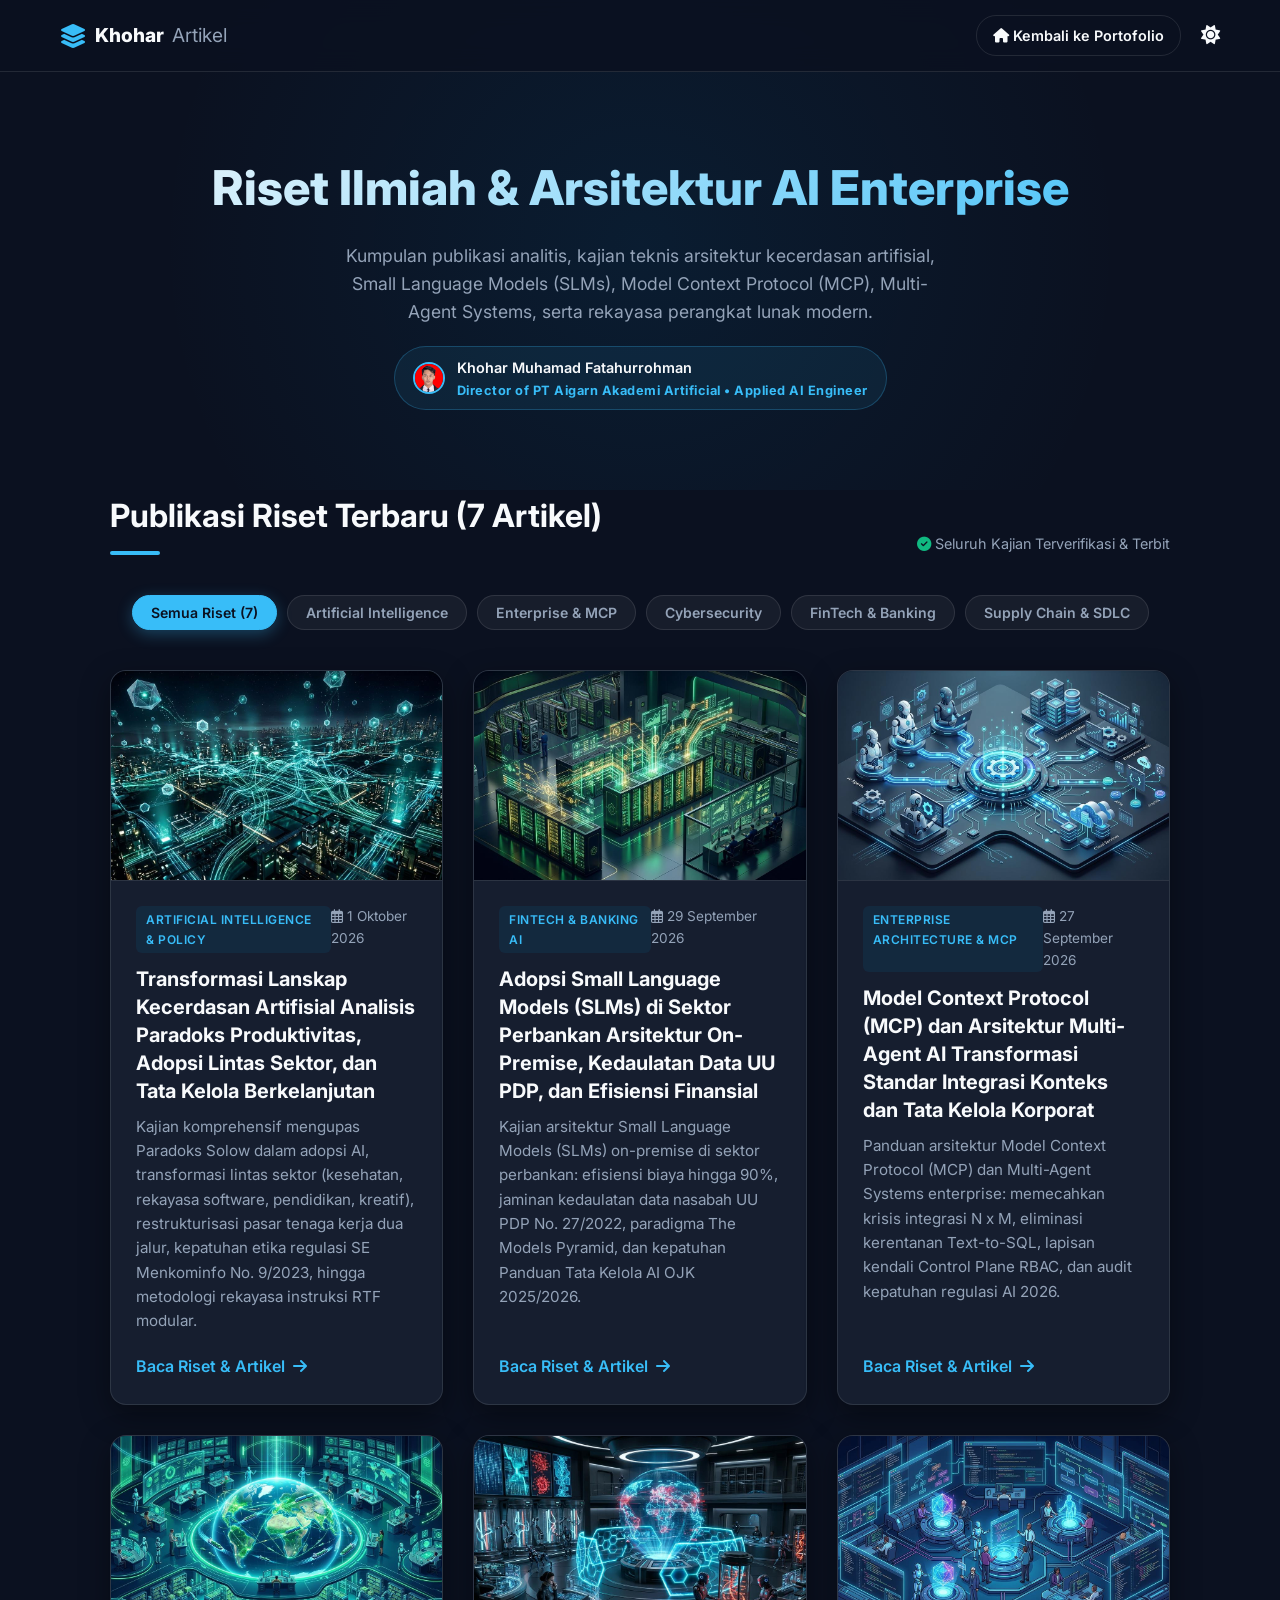
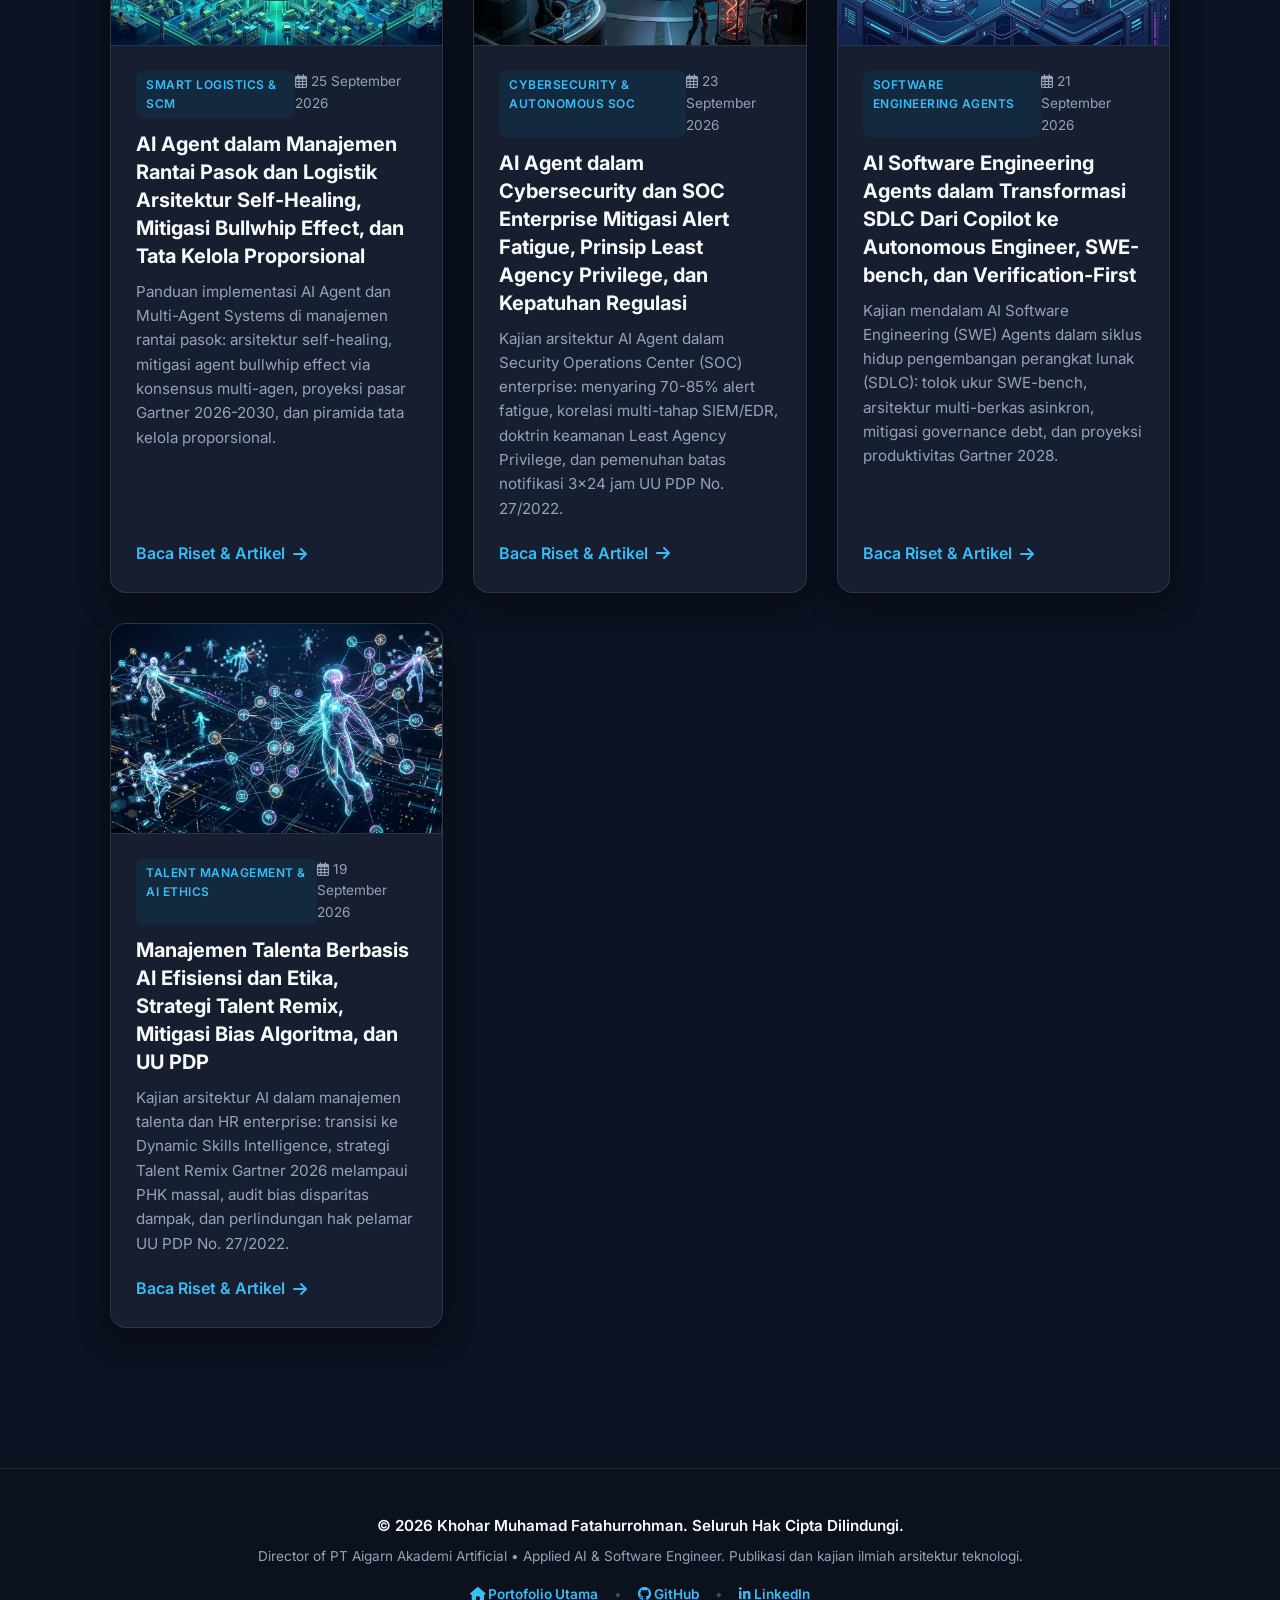
<file: index.html>
<!DOCTYPE html>
<html lang="id" data-theme="dark">
<head>
    <meta charset="UTF-8">
    <meta name="viewport" content="width=device-width, initial-scale=1.0">
    <title>Artikel & Riset Ilmiah Kecerdasan Artifisial | Khohar Muhamad Fatahurrohman</title>
    <meta name="description" content="Publikasi ilmiah, riset mendalam, dan arsitektur enterprise seputar Kecerdasan Buatan (AI), Small Language Models (SLMs), Model Context Protocol (MCP), Multi-Agent Systems, dan Rekayasa Perangkat Lunak oleh Khohar Muhamad Fatahurrohman (Khohar Rohman).">
    <meta name="author" content="Khohar Muhamad Fatahurrohman">
    <meta name="keywords" content="KHOHAR MUHAMAD FATAHURROHMAN, KHOHAR ROHMAN, Khohar Rohman, Khohar M.F., Riset AI Indonesia, Artificial Intelligence, Model Context Protocol, MCP, Small Language Models, SLM, Multi-Agent Systems, Autonomous Agents, Software Engineering, UU PDP No 27 2022, Etika AI, Applied AI & Software Engineering">
    <meta name="robots" content="index, follow, max-snippet:-1, max-image-preview:large, max-video-preview:-1">
    <link rel="canonical" href="https://artikel.khoharrohman.my.id/">

    <!-- Open Graph Protocol -->
    <meta property="og:type" content="website">
    <meta property="og:site_name" content="Khohar Muhamad Fatahurrohman — Riset & Publikasi Ilmiah AI">
    <meta property="og:title" content="Artikel & Riset Ilmiah Kecerdasan Artifisial | Khohar Muhamad Fatahurrohman">
    <meta property="og:description" content="Koleksi publikasi ilmiah, riset arsitektur AI enterprise, Small Language Models (SLMs), Model Context Protocol (MCP), Multi-Agent Systems, dan etika AI oleh Khohar Muhamad Fatahurrohman (Khohar Rohman).">
    <meta property="og:url" content="https://artikel.khoharrohman.my.id/">
    <meta property="og:image" content="https://artikel.khoharrohman.my.id/assets/img-20260712-wa0009.webp">
    <meta property="og:locale" content="id_ID">

    <!-- Twitter Card -->
    <meta name="twitter:card" content="summary_large_image">
    <meta name="twitter:title" content="Artikel & Riset Ilmiah Kecerdasan Artifisial | Khohar M.F.">
    <meta name="twitter:description" content="Publikasi ilmiah dan riset arsitektur AI enterprise oleh Khohar Muhamad Fatahurrohman (Khohar Rohman).">
    <meta name="twitter:image" content="https://artikel.khoharrohman.my.id/assets/img-20260712-wa0009.webp">

    <link rel="icon" type="image/jpeg" href="aku.jpeg">
    <link rel="preconnect" href="https://fonts.googleapis.com">
    <link rel="preconnect" href="https://fonts.gstatic.com" crossorigin>
    <link href="https://fonts.googleapis.com/css2?family=Inter:wght@300;400;500;600;700;800;900&family=JetBrains+Mono:wght@500;600&display=swap" rel="stylesheet">
    <link rel="stylesheet" href="https://cdnjs.cloudflare.com/ajax/libs/font-awesome/6.4.0/css/all.min.css">
    <link rel="stylesheet" href="style.css">

    <!-- Schema.org JSON-LD -->
    <script type="application/ld+json">
    {
      "@context": "https://schema.org",
      "@graph": [
        {
          "@type": "WebSite",
          "@id": "https://artikel.khoharrohman.my.id/#website",
          "url": "https://artikel.khoharrohman.my.id/",
          "name": "Ruang Publikasi & Riset AI Khohar Rohman",
          "description": "Publikasi ilmiah dan kajian arsitektur kecerdasan artifisial enterprise oleh Khohar Muhamad Fatahurrohman.",
          "publisher": {
            "@type": "Person",
            "@id": "https://khoharrohman.my.id/#person"
          }
        },
        {
          "@type": "CollectionPage",
          "@id": "https://artikel.khoharrohman.my.id/#webpage",
          "url": "https://artikel.khoharrohman.my.id/",
          "name": "Artikel & Riset Ilmiah Kecerdasan Artifisial | Khohar Muhamad Fatahurrohman",
          "isPartOf": {
            "@id": "https://artikel.khoharrohman.my.id/#website"
          },
          "about": {
            "@type": "Person",
            "@id": "https://khoharrohman.my.id/#person",
            "name": "Khohar Muhamad Fatahurrohman",
            "alternateName": ["Khohar Rohman", "Khohar M.F.", "OfficialKhoharRohman"],
            "jobTitle": "Software & Applied AI Engineer",
            "alumniOf": "Applied AI & Software Engineering",
            "url": "https://khoharrohman.my.id/"
          }
        },
        {
          "@type": "ItemList",
          "@id": "https://artikel.khoharrohman.my.id/#itemlist",
          "itemListElement": [
            {
              "@type": "ListItem",
              "position": 1,
              "name": "Transformasi Lanskap Kecerdasan Artifisial Analisis Paradoks Produktivitas, Adopsi Lintas Sektor, dan Tata Kelola Berkelanjutan",
              "url": "https://artikel.khoharrohman.my.id/transformasi-lanskap-kecerdasan-artifisial.html"
            },
            {
              "@type": "ListItem",
              "position": 2,
              "name": "Adopsi Small Language Models (SLMs) di Sektor Perbankan Arsitektur On-Premise, Kedaulatan Data UU PDP, dan Efisiensi Finansial",
              "url": "https://artikel.khoharrohman.my.id/adopsi-small-language-models-perbankan.html"
            },
            {
              "@type": "ListItem",
              "position": 3,
              "name": "Model Context Protocol (MCP) dan Arsitektur Multi-Agent AI Transformasi Standar Integrasi Konteks dan Tata Kelola Korporat",
              "url": "https://artikel.khoharrohman.my.id/model-context-protocol-multi-agent-enterprise.html"
            },
            {
              "@type": "ListItem",
              "position": 4,
              "name": "AI Agent dalam Manajemen Rantai Pasok dan Logistik Arsitektur Self-Healing, Mitigasi Bullwhip Effect, dan Tata Kelola Proporsional",
              "url": "https://artikel.khoharrohman.my.id/ai-agent-manajemen-rantai-pasok.html"
            },
            {
              "@type": "ListItem",
              "position": 5,
              "name": "AI Agent dalam Cybersecurity dan SOC Enterprise Mitigasi Alert Fatigue, Prinsip Least Agency Privilege, dan Kepatuhan Regulasi",
              "url": "https://artikel.khoharrohman.my.id/ai-agent-cybersecurity-soc-enterprise.html"
            },
            {
              "@type": "ListItem",
              "position": 6,
              "name": "AI Software Engineering Agents dalam Transformasi SDLC Dari Copilot ke Autonomous Engineer, SWE-bench, dan Verification-First",
              "url": "https://artikel.khoharrohman.my.id/ai-software-engineering-agents-sdlc.html"
            },
            {
              "@type": "ListItem",
              "position": 7,
              "name": "Manajemen Talenta Berbasis AI Efisiensi dan Etika, Strategi Talent Remix, Mitigasi Bias Algoritma, dan UU PDP",
              "url": "https://artikel.khoharrohman.my.id/manajemen-talenta-berbasis-ai-etika.html"
            }
          ]
        }
      ]
    }
    </script>

    <style>
        .filter-container {
            display: flex;
            flex-wrap: wrap;
            gap: 10px;
            justify-content: center;
            margin-bottom: 40px;
        }
        .filter-btn {
            background: rgba(255, 255, 255, 0.05);
            border: 1px solid var(--border-color);
            color: var(--text-muted);
            padding: 8px 18px;
            border-radius: 999px;
            font-size: 0.88rem;
            font-weight: 600;
            cursor: pointer;
            transition: all 0.25s ease;
            font-family: inherit;
        }
        .filter-btn:hover, .filter-btn.active {
            background: var(--accent-color);
            color: #0b1120;
            border-color: var(--accent-color);
            box-shadow: 0 4px 15px rgba(56, 189, 248, 0.3);
        }
        .author-badge {
            display: inline-flex;
            align-items: center;
            gap: 12px;
            background: rgba(56, 189, 248, 0.08);
            border: 1px solid rgba(56, 189, 248, 0.25);
            padding: 8px 18px;
            border-radius: 999px;
            margin-top: 20px;
            text-decoration: none;
            color: var(--text-color);
            transition: 0.3s;
        }
        .author-badge:hover {
            transform: translateY(-2px);
            border-color: var(--accent-color);
            background: rgba(56, 189, 248, 0.15);
        }
        .author-badge img {
            width: 32px;
            height: 32px;
            border-radius: 50%;
            object-fit: cover;
            border: 2px solid var(--accent-color);
        }
        .author-badge span {
            font-size: 0.9rem;
            font-weight: 600;
        }
        .author-badge small {
            color: var(--accent-color);
            font-size: 0.8rem;
            display: block;
        }
    </style>
</head>
<body>

    <nav class="glass-nav">
        <div class="nav-container">
            <a href="index.html" class="brand-logo" style="text-decoration: none;">
                <i class="fas fa-layer-group"></i>
                Khohar<span>Artikel</span>
            </a>
            <div class="nav-actions">
                <a href="https://khoharrohman.my.id/" class="btn-back">
                    <i class="fas fa-home"></i> <span>Kembali ke Portofolio</span>
                </a>
                <button id="theme-toggle" title="Ubah Tema">
                    <i id="theme-icon" class="fas fa-moon"></i>
                </button>
            </div>
        </div>
    </nav>

    <header class="blog-hero">
        <div class="hero-content">
            <h1>Riset Ilmiah & Arsitektur AI Enterprise</h1>
            <p>Kumpulan publikasi analitis, kajian teknis arsitektur kecerdasan artifisial, Small Language Models (SLMs), Model Context Protocol (MCP), Multi-Agent Systems, serta rekayasa perangkat lunak modern.</p>
            
                        <a href="https://khoharrohman.my.id/" class="author-badge" title="Kunjungi Portofolio Resmi Khohar Muhamad Fatahurrohman">
                <img src="aku.jpeg" alt="Khohar Muhamad Fatahurrohman" onerror="this.onerror=null; this.src='https://www.khoharrohman.my.id/aku.jpeg';">
                <div style="text-align: left;">
                    <span>Khohar Muhamad Fatahurrohman</span>
                    <small style="color: var(--accent-color); font-weight: 700; letter-spacing: 0.5px;">Director of PT Aigarn Akademi Artificial • Applied AI Engineer</small>
                </div>
            </a>
        </div>
    </header>

    <main class="container">
        <div class="section-title-wrapper" style="display: flex; justify-content: space-between; align-items: flex-end; flex-wrap: wrap; gap: 15px;">
            <div>
                <h2>Publikasi Riset Terbaru (7 Artikel)</h2>
                <div class="title-line"></div>
            </div>
            <span style="color: var(--text-muted); font-size: 0.9rem;">
                <i class="fas fa-check-circle" style="color: #10b981;"></i> Seluruh Kajian Terverifikasi & Terbit
            </span>
        </div>

        <div class="filter-container">
            <button class="filter-btn active" data-category="all">Semua Riset (7)</button>
            <button class="filter-btn" data-category="ai">Artificial Intelligence</button>
            <button class="filter-btn" data-category="mcp">Enterprise & MCP</button>
            <button class="filter-btn" data-category="cyber">Cybersecurity</button>
            <button class="filter-btn" data-category="banking">FinTech & Banking</button>
            <button class="filter-btn" data-category="scm">Supply Chain & SDLC</button>
        </div>

        <div id="blog-container" class="blog-grid">
            <div class="cute-robot-loader">
                <svg class="robot-body" viewBox="0 0 100 100" width="100" height="100">
                    <ellipse class="robot-shadow" cx="50" cy="90" rx="25" ry="5" fill="rgba(0,0,0,0.2)"/>
                    <line x1="50" y1="20" x2="50" y2="5" stroke="var(--accent-color)" stroke-width="4" stroke-linecap="round"/>
                    <circle class="robot-bulb" cx="50" cy="5" r="6" fill="#facc15" />
                    <rect x="20" y="20" width="60" height="45" rx="15" fill="var(--card-bg)" stroke="var(--accent-color)" stroke-width="3"/>
                    <rect class="robot-eye" x="35" y="35" width="8" height="12" rx="4" fill="var(--accent-color)"/>
                    <rect class="robot-eye" x="57" y="35" width="8" height="12" rx="4" fill="var(--accent-color)"/>
                    <circle cx="28" cy="45" r="4" fill="#ef4444" opacity="0.6"/>
                    <circle cx="72" cy="45" r="4" fill="#ef4444" opacity="0.6"/>
                    <path d="M 40 65 L 60 65 L 55 80 L 45 80 Z" fill="var(--accent-color)"/>
                </svg>
                <div class="robot-text">Memuat repositori artikel ilmiah...<span class="dots"></span></div>
            </div>
        </div>
    </main>

    <footer class="glass-footer" style="text-align: center; padding: 45px 20px; border-top: 1px solid var(--border-color); margin-top: 60px; background: rgba(13, 17, 28, 0.6);">
        <div style="max-width: 800px; margin: 0 auto; display: flex; flex-direction: column; gap: 8px; align-items: center;">
            <p style="margin: 0; font-weight: 600; color: var(--text-color); font-size: 0.95rem;">
                © 2026 Khohar Muhamad Fatahurrohman. Seluruh Hak Cipta Dilindungi.
            </p>
            <p style="margin: 0; font-size: 0.85rem; color: var(--text-muted); line-height: 1.6;">
                Director of PT Aigarn Akademi Artificial • Applied AI & Software Engineer. Publikasi dan kajian ilmiah arsitektur teknologi.
            </p>
            <div style="margin-top: 8px; display: inline-flex; align-items: center; gap: 16px; font-size: 0.85rem;">
                <a href="https://khoharrohman.my.id/" style="color: var(--accent-color); text-decoration: none; font-weight: 600;"><i class="fas fa-home"></i> Portofolio Utama</a>
                <span style="opacity: 0.4;">•</span>
                <a href="https://github.com/khohar25" target="_blank" rel="noopener" style="color: var(--accent-color); text-decoration: none; font-weight: 600;"><i class="fab fa-github"></i> GitHub</a>
                <span style="opacity: 0.4;">•</span>
                <a href="https://www.linkedin.com/in/khoharrohman" target="_blank" rel="noopener" style="color: var(--accent-color); text-decoration: none; font-weight: 600;"><i class="fab fa-linkedin-in"></i> LinkedIn</a>
            </div>
        </div>
    </footer>

    <script src="script.js"></script>
</body>
</html>
</file>
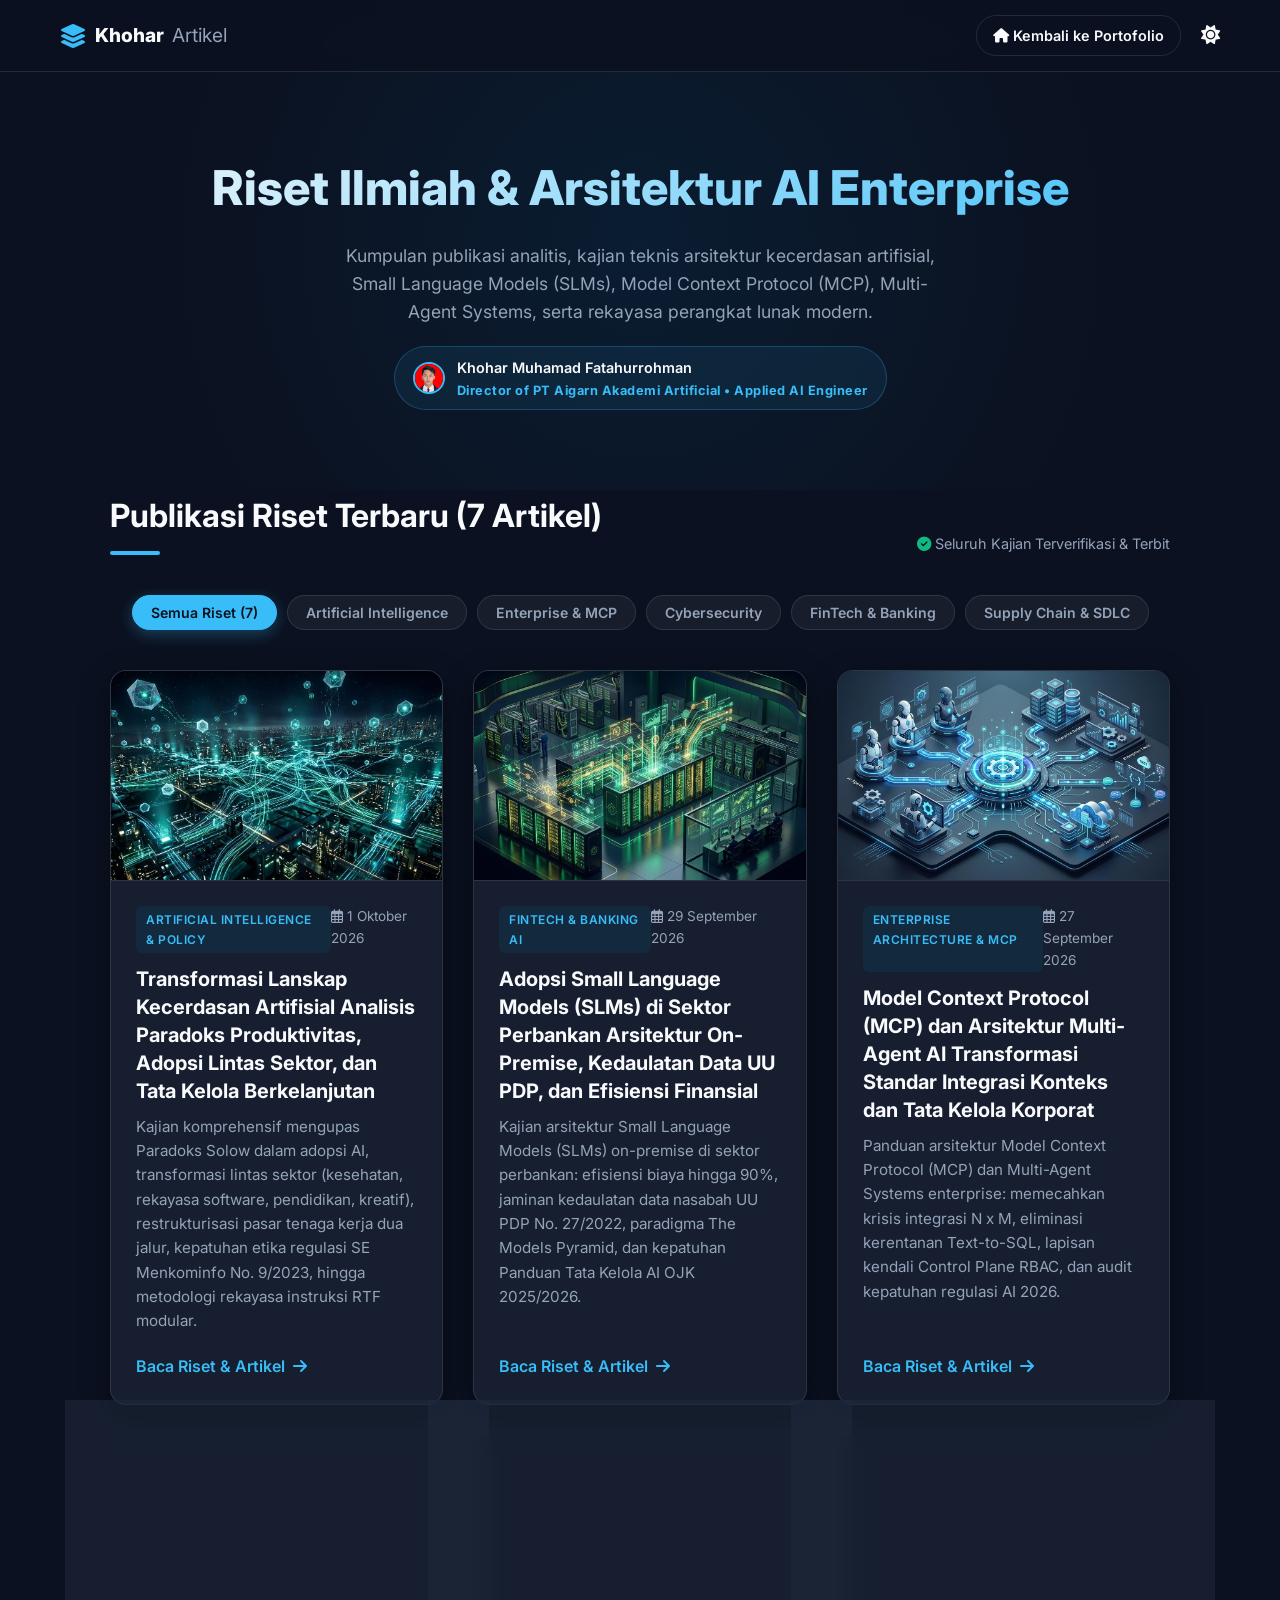
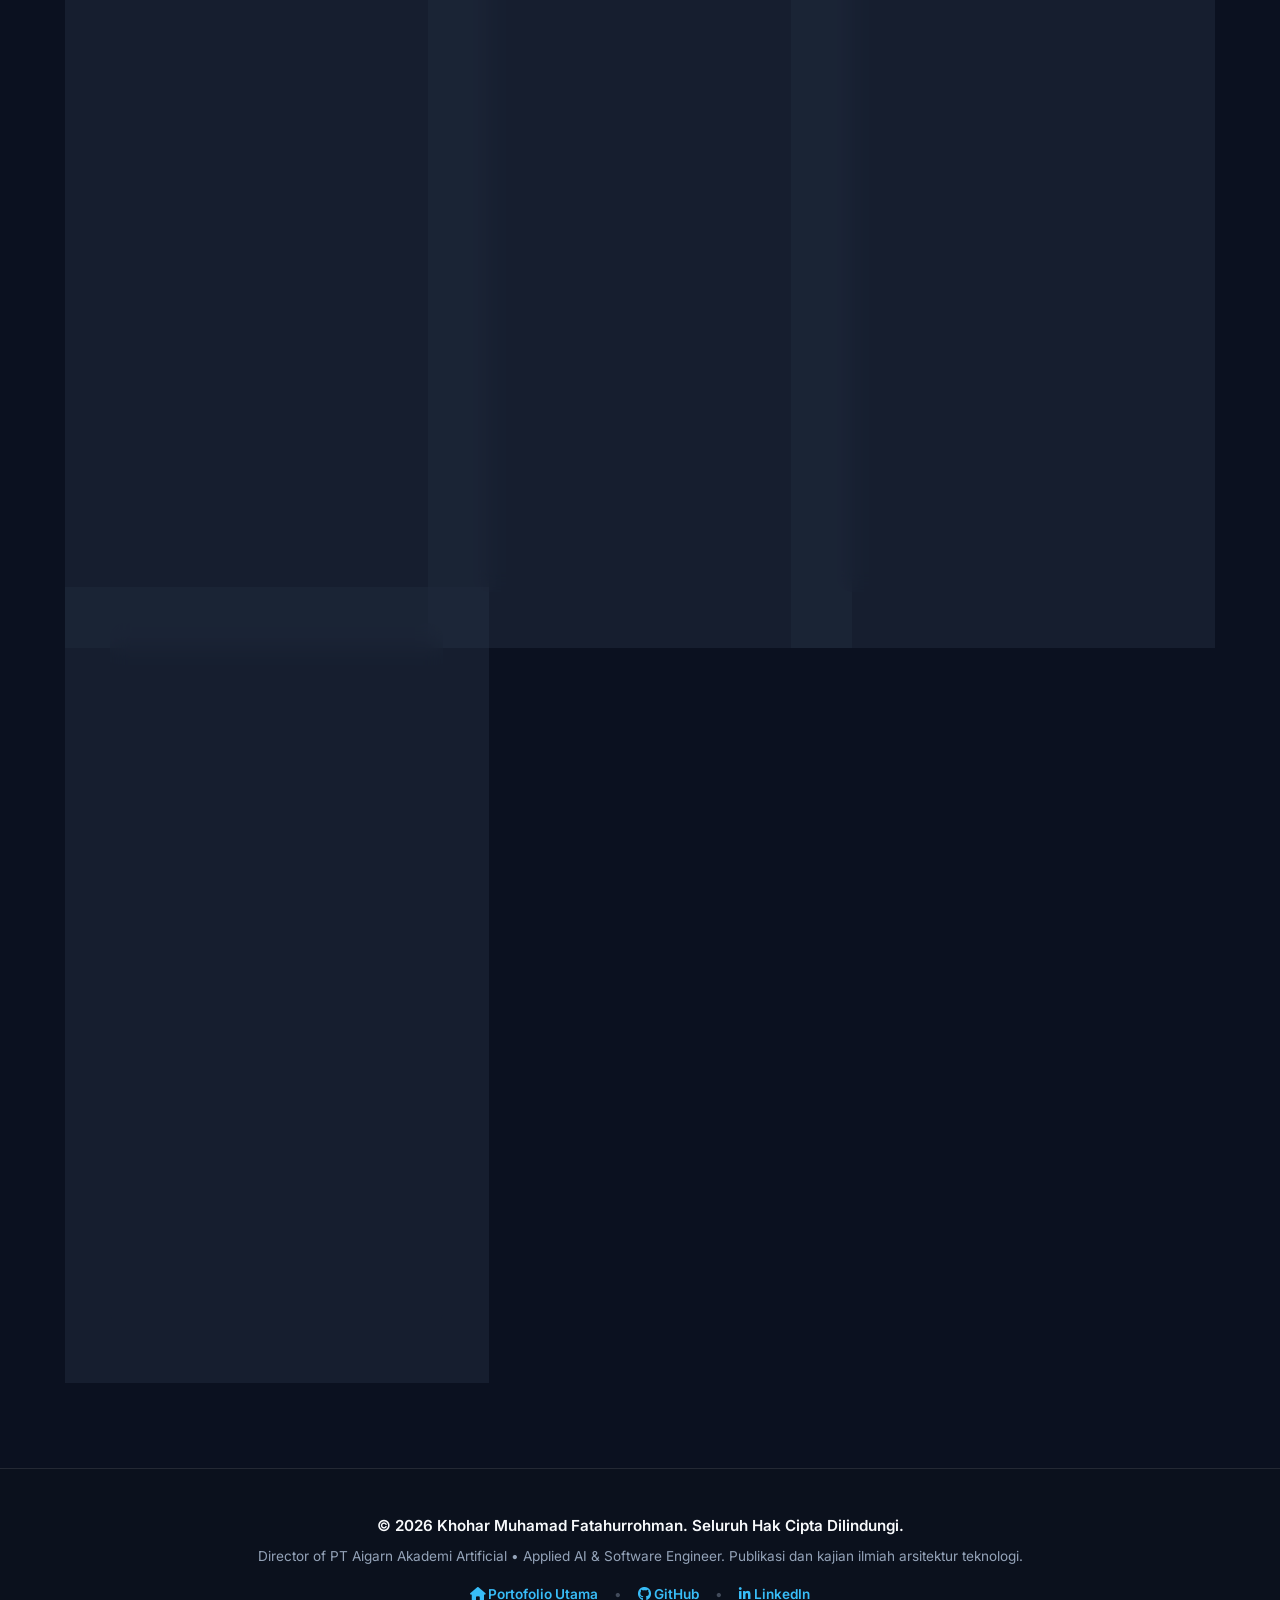
<file: baca.html>
<!DOCTYPE html>
<html lang="id" data-theme="dark">
<head>
    <meta charset="UTF-8">
    <meta name="viewport" content="width=device-width, initial-scale=1.0">
    <title>Memuat Artikel... | Ruang Baca Khohar Rohman</title>
    
    <link href="https://fonts.googleapis.com/css2?family=Inter:wght@300;400;600;700;800&family=JetBrains+Mono:wght@600&display=swap" rel="stylesheet">
    <link rel="stylesheet" href="https://cdnjs.cloudflare.com/ajax/libs/font-awesome/6.4.0/css/all.min.css">
    <link rel="stylesheet" href="style.css">

    <style>
        :root {
            --reader-width: 850px;
            --tech-gradient: linear-gradient(135deg, #38bdf8 0%, #818cf8 100%);
        }

        #progress-container { position: fixed; top: 0; left: 0; width: 100%; height: 4px; background: rgba(255,255,255,0.05); z-index: 2000; }
        #progress-bar { height: 100%; width: 0%; background: var(--tech-gradient); box-shadow: 0 0 15px rgba(56, 189, 248, 0.6); transition: width 0.1s ease; }
        
        .article-wrapper { max-width: var(--reader-width); margin: 120px auto 100px; padding: 0 25px; animation: fadeInUp 0.8s ease-out; }
        @keyframes fadeInUp { from { opacity: 0; transform: translateY(30px); } to { opacity: 1; transform: translateY(0); } }

        .meta-header { text-align: center; margin-bottom: 50px; }
        .category-badge { display: inline-block; padding: 6px 16px; background: rgba(56, 189, 248, 0.1); color: var(--accent-color); border: 1px solid rgba(56, 189, 248, 0.3); border-radius: 100px; font-size: 0.85rem; font-weight: 700; text-transform: uppercase; letter-spacing: 2px; margin-bottom: 20px; }
        .article-title { font-size: clamp(2rem, 4.5vw, 3.2rem); font-weight: 800; line-height: 1.2; margin-bottom: 25px; background: linear-gradient(to bottom, #fff 40%, #94a3b8); -webkit-background-clip: text; -webkit-text-fill-color: transparent; }
        .info-bar { display: flex; justify-content: center; align-items: center; gap: 20px; color: var(--text-muted); font-size: 0.95rem; border-top: 1px solid var(--border-color); border-bottom: 1px solid var(--border-color); padding: 15px 0; flex-wrap: wrap; }

        .article-body { font-size: 1.15rem; line-height: 1.9; color: #cbd5e1; font-family: 'Inter', sans-serif; }
        .article-body img { max-width: 100%; height: auto; border-radius: 12px; display: block; margin: 40px auto; box-shadow: 0 10px 30px rgba(0,0,0,0.3); }
        .article-body h2, .article-body h3 { color: #fff; margin-top: 50px; margin-bottom: 20px; font-weight: 700; }
        .article-body p { margin-bottom: 25px; text-align: justify; }
        .article-body blockquote { border-left: 4px solid var(--accent-color); padding: 20px 25px; margin: 40px 0; font-style: italic; color: var(--accent-color); background: rgba(56, 189, 248, 0.05); border-radius: 0 12px 12px 0; }
        .article-body pre, .article-body code { font-family: 'JetBrains Mono', monospace; background: #1e293b; padding: 4px 8px; border-radius: 6px; color: #38bdf8; font-size: 0.95rem; }

        .share-box { position: fixed; left: 50px; top: 50%; transform: translateY(-50%); display: flex; flex-direction: column; gap: 15px; }
        .btn-round { width: 50px; height: 50px; border-radius: 50%; background: var(--card-bg); border: 1px solid var(--border-color); color: #fff; display: flex; align-items: center; justify-content: center; cursor: pointer; transition: 0.3s; }
        .btn-round:hover { background: var(--accent-color); color: #0b1120; transform: scale(1.1); }
        @media (max-width: 1100px) { .share-box { display: none; } }
    </style>
</head>
<body>

    <div id="progress-container"><div id="progress-bar"></div></div>

    <nav class="glass-nav">
        <div class="nav-container">
            <a href="index.html" class="brand-logo" style="text-decoration: none;">
                <i class="fas fa-layer-group"></i> Khohar<span>Artikel</span>
            </a>
            <div class="nav-actions">
                <a href="index.html" class="btn-back"><i class="fas fa-arrow-left"></i> Kembali ke Daftar</a>
                <a href="https://khoharrohman.my.id/" class="btn-back"><i class="fas fa-home"></i> Portofolio</a>
            </div>
        </div>
    </nav>

    <div class="share-box">
        <div class="btn-round" title="Share Twitter" onclick="window.open('https://twitter.com/intent/tweet?url=' + encodeURIComponent(window.location.href))"><i class="fab fa-twitter"></i></div>
        <div class="btn-round" title="Share LinkedIn" onclick="window.open('https://www.linkedin.com/sharing/share-offsite/?url=' + encodeURIComponent(window.location.href))"><i class="fab fa-linkedin-in"></i></div>
        <div class="btn-round" title="Copy Link" onclick="navigator.clipboard.writeText(window.location.href); alert('Tautan berhasil disalin!')"><i class="fas fa-link"></i></div>
    </div>

    <main class="article-wrapper">
        <div id="skeleton-loader" class="cute-robot-loader" style="padding: 100px 0;">
            <svg class="robot-body" viewBox="0 0 100 100" width="120" height="120">
                <ellipse class="robot-shadow" cx="50" cy="90" rx="25" ry="5" fill="rgba(0,0,0,0.2)"/>
                <line x1="50" y1="20" x2="50" y2="5" stroke="var(--accent-color)" stroke-width="4" stroke-linecap="round"/>
                <circle class="robot-bulb" cx="50" cy="5" r="6" fill="#facc15" />
                <rect x="20" y="20" width="60" height="45" rx="15" fill="var(--card-bg)" stroke="var(--accent-color)" stroke-width="3"/>
                <rect class="robot-eye" x="35" y="35" width="8" height="12" rx="4" fill="var(--accent-color)"/>
                <rect class="robot-eye" x="57" y="35" width="8" height="12" rx="4" fill="var(--accent-color)"/>
                <circle cx="28" cy="45" r="4" fill="#ef4444" opacity="0.6"/>
                <circle cx="72" cy="45" r="4" fill="#ef4444" opacity="0.6"/>
                <path d="M 40 65 L 60 65 L 55 80 L 45 80 Z" fill="var(--accent-color)"/>
            </svg>
            <div class="robot-text">Memuat artikel ilmiah...<span class="dots"></span></div>
        </div>

        <article id="main-content" style="display: none;">
            <header class="meta-header">
                <span id="target-kategori" class="category-badge">TEKNOLOGI</span>
                <h1 id="target-judul" class="article-title">Memuat Judul...</h1>
                
                <div class="info-bar">
                    <span><i class="far fa-calendar-alt"></i> <span id="target-tanggal"></span></span>
                    <span><i class="far fa-clock"></i> <span id="reading-time">5</span> Menit Baca</span>
                    <span><i class="far fa-user"></i> By Khohar Muhamad Fatahurrohman</span>
                </div>
            </header>

            <div id="target-isi" class="article-body"></div>

            <div style="margin-top: 80px; padding-top: 40px; border-top: 1px solid var(--border-color); text-align: center;">
                <p style="color: var(--text-muted); margin-bottom: 20px;">Selesai Membaca? Jelajahi riset lainnya atau kunjungi portofolio utama.</p>
                <div style="display: flex; justify-content: center; gap: 15px; flex-wrap: wrap;">
                    <a id="standalone-link" href="#" class="btn-back" style="padding: 12px 24px; background: var(--accent-color); color: #0b1120; font-weight: 700;">Buka Versi Lengkap Interaktif</a>
                    <a href="index.html" class="btn-back" style="padding: 12px 24px;">Kembali ke Daftar Riset</a>
                    <a href="https://khoharrohman.my.id/" class="btn-back" style="padding: 12px 24px;">Portofolio Utama</a>
                </div>
            </div>
        </article>
    </main>

    <footer class="glass-footer">
        <p>© 2026 Khohar Muhamad Fatahurrohman (Khohar Rohman). Powered by AIFORA Research Engine.</p>
    </footer>

    <script>
        function calculateReadingTime(text) {
            const wordsPerMinute = 200;
            const words = text ? text.split(/\s+/).length : 200;
            return Math.ceil(words / wordsPerMinute);
        }

        window.onscroll = function() {
            let winScroll = document.body.scrollTop || document.documentElement.scrollTop;
            let height = document.documentElement.scrollHeight - document.documentElement.clientHeight;
            let scrolled = (winScroll / height) * 100;
            document.getElementById("progress-bar").style.width = scrolled + "%";
        };

        function renderArticleDetail(article) {
            document.title = `${article.judul} | Ruang Baca Khohar Rohman`;
            document.getElementById('target-judul').innerText = article.judul;
            document.getElementById('target-kategori').innerText = article.kategori || 'RISET AI';
            document.getElementById('target-isi').innerHTML = article.isi_artikel || `<p>${article.deskripsi_singkat || ''}</p>`;
            
            let d = new Date(article.tanggal || '2026-10-01');
            document.getElementById('target-tanggal').innerText = d.toLocaleDateString('id-ID', { day:'numeric', month:'long', year:'numeric'});
            document.getElementById('reading-time').innerText = calculateReadingTime(document.getElementById('target-isi').innerText);

            const standaloneBtn = document.getElementById('standalone-link');
            if (article.link && article.link.endsWith('.html')) {
                standaloneBtn.href = article.link;
                standaloneBtn.style.display = 'inline-block';
            } else {
                standaloneBtn.style.display = 'none';
            }

            document.getElementById('skeleton-loader').style.display = 'none';
            document.getElementById('main-content').style.display = 'block';
        }

        async function fetchArticle() {
            const urlParams = new URLSearchParams(window.location.search);
            const id = urlParams.get('id');

            if (!id) {
                window.location.href = 'index.html';
                return;
            }

            try {
                const res = await fetch('artikel.json');
                if (res.ok) {
                    const localArticles = await res.json();
                    const found = localArticles.find(item => String(item.id) === String(id) || item.slug === String(id));
                    if (found) {
                        // Check if immediate redirect is requested or render detail
                        if (urlParams.get('redirect') === 'true' && found.link) {
                            window.location.replace(found.link);
                            return;
                        }
                        renderArticleDetail(found);
                        return;
                    }
                }
            } catch (e) {
                console.error("Local fetch error:", e);
            }

            document.getElementById('skeleton-loader').innerHTML = `
                <div style="text-align: center; color: #ef4444; padding: 40px;">
                    <i class="fas fa-exclamation-triangle" style="font-size: 2.5rem; margin-bottom: 15px;"></i>
                    <p style="font-weight: 700; font-size: 1.2rem;">Artikel tidak ditemukan.</p>
                    <a href="index.html" class="btn-back" style="margin-top: 20px; display: inline-block;">Kembali ke Daftar Riset</a>
                </div>
            `;
        }

        fetchArticle();
    </script>
</body>
</html>
</file>
<file: style.css>
/* ==========================================================================
   AIFORA BLOG - CSS STYLING (CLEAN & STANDARD W3C)
   ========================================================================== */

:root {
    --bg-color: #f8fafc;
    --text-color: #1e293b;
    --text-muted: #64748b;
    --card-bg: rgba(255, 255, 255, 0.8);
    --border-color: rgba(0, 0, 0, 0.1);
    --accent-color: #0284c7;
    --accent-hover: #0369a1;
    --nav-bg: rgba(255, 255, 255, 0.85);
    --shadow: 0 10px 30px rgba(0, 0, 0, 0.05);
}

[data-theme="dark"] {
    --bg-color: #0b1120;
    --text-color: #f8fafc;
    --text-muted: #94a3b8;
    --card-bg: rgba(30, 41, 59, 0.6);
    --border-color: rgba(255, 255, 255, 0.1);
    --accent-color: #38bdf8;
    --accent-hover: #7dd3fc;
    --nav-bg: rgba(11, 17, 32, 0.85);
    --shadow: 0 10px 30px rgba(0, 0, 0, 0.4);
}

* { 
    margin: 0; 
    padding: 0; 
    box-sizing: border-box; 
}

body { 
    font-family: 'Inter', sans-serif; 
    background-color: var(--bg-color); 
    color: var(--text-color); 
    transition: background-color 0.4s ease; 
    line-height: 1.6; 
}

a { 
    text-decoration: none; 
    transition: 0.3s; 
}

/* --- GLASS NAVIGATION --- */
.glass-nav { 
    position: fixed; 
    top: 0; 
    width: 100%; 
    z-index: 1000; 
    background: var(--nav-bg); 
    backdrop-filter: blur(12px); 
    -webkit-backdrop-filter: blur(12px); 
    border-bottom: 1px solid var(--border-color); 
    padding: 15px 0; 
}

.nav-container { 
    max-width: 1200px; 
    margin: 0 auto; 
    padding: 0 20px; 
    display: flex; 
    justify-content: space-between; 
    align-items: center; 
}

.brand-logo { 
    font-size: 1.2rem; 
    font-weight: 800; 
    color: var(--text-color); 
    display: flex; 
    align-items: center; 
    gap: 8px; 
}

.brand-logo i { 
    color: var(--accent-color); 
    font-size: 1.5rem; 
}

.brand-logo span { 
    font-weight: 400; 
    color: var(--text-muted); 
}

.nav-actions { 
    display: flex; 
    align-items: center; 
    gap: 20px; 
}

.btn-back { 
    font-size: 0.9rem; 
    font-weight: 600; 
    color: var(--text-color); 
    border: 1px solid var(--border-color); 
    padding: 8px 16px; 
    border-radius: 20px; 
    transition: 0.3s; 
}

.btn-back:hover { 
    background: var(--accent-color); 
    color: #fff; 
    border-color: var(--accent-color); 
}

#theme-toggle { 
    background: transparent; 
    border: none; 
    color: var(--text-color); 
    font-size: 1.2rem; 
    cursor: pointer; 
    transition: 0.3s; 
}

#theme-toggle:hover { 
    color: var(--accent-color); 
    transform: rotate(30deg); 
}

/* --- HERO SECTION --- */
.blog-hero { 
    padding: 150px 20px 80px; 
    text-align: center; 
    background: radial-gradient(circle at center, rgba(2, 132, 199, 0.1) 0%, transparent 70%); 
}

.hero-content h1 { 
    font-size: 3rem; 
    font-weight: 800; 
    margin-bottom: 15px; 
    background: linear-gradient(135deg, var(--text-color), var(--accent-color)); 
    -webkit-background-clip: text; 
    background-clip: text; 
    -webkit-text-fill-color: transparent; 
    color: transparent;
}

.hero-content p { 
    font-size: 1.1rem; 
    color: var(--text-muted); 
    max-width: 600px; 
    margin: 0 auto; 
}

/* --- MAIN CONTENT & GRID --- */
.container { 
    max-width: 1100px; 
    margin: 0 auto; 
    padding: 0 20px 80px; 
}

.section-title-wrapper { 
    margin-bottom: 40px; 
}

.section-title-wrapper h2 { 
    font-size: 2rem; 
    font-weight: 700; 
    margin-bottom: 10px; 
}

.title-line { 
    width: 50px; 
    height: 4px; 
    background: var(--accent-color); 
    border-radius: 4px; 
}

.blog-grid { 
    display: grid; 
    grid-template-columns: repeat(auto-fill, minmax(320px, 1fr)); 
    gap: 30px; 
}

.loading-state { 
    grid-column: 1 / -1; 
    text-align: center; 
    padding: 50px; 
    color: var(--text-muted); 
    font-size: 1.2rem; 
}

/* --- ARTICLE CARD --- */
.article-card { 
    background: var(--card-bg); 
    backdrop-filter: blur(10px); 
    border: 1px solid var(--border-color); 
    border-radius: 16px; 
    overflow: hidden; 
    box-shadow: var(--shadow); 
    transition: 0.4s; 
    display: flex; 
    flex-direction: column; 
}

.article-card:hover { 
    transform: translateY(-10px); 
    border-color: var(--accent-color); 
}

.card-img { 
    width: 100%; 
    height: 200px; 
    object-fit: cover; 
    border-bottom: 1px solid var(--border-color); 
    background: rgba(0,0,0,0.05); 
}

.card-body { 
    padding: 25px; 
    display: flex; 
    flex-direction: column; 
    flex-grow: 1; 
}

.card-meta { 
    display: flex; 
    justify-content: space-between; 
    font-size: 0.85rem; 
    color: var(--text-muted); 
    margin-bottom: 12px; 
}

.card-tag { 
    background: rgba(2, 132, 199, 0.1); 
    color: var(--accent-color); 
    padding: 4px 10px; 
    border-radius: 6px; 
    font-weight: 600; 
    text-transform: uppercase; 
    letter-spacing: 0.5px; 
    font-size: 0.75rem; 
}

.card-title { 
    font-size: 1.25rem; 
    font-weight: 700; 
    margin-bottom: 10px; 
    color: var(--text-color); 
    line-height: 1.4; 
}

.card-excerpt { 
    font-size: 0.95rem; 
    color: var(--text-muted); 
    margin-bottom: 20px; 
    flex-grow: 1; 
}

.read-more { 
    font-weight: 600; 
    color: var(--accent-color); 
    display: inline-flex; 
    align-items: center; 
    gap: 8px; 
}

.read-more:hover { 
    color: var(--accent-hover); 
    gap: 12px; 
}

/* --- FOOTER --- */
.glass-footer { 
    text-align: center; 
    padding: 30px; 
    border-top: 1px solid var(--border-color); 
    color: var(--text-muted); 
    font-size: 0.9rem; 
    margin-top: auto; 
}

@media (max-width: 768px) { 
    .hero-content h1 { font-size: 2.2rem; } 
    .btn-back span { display: none; } 
}

/* ==========================================================================
   ANIMASI ROBOT LOADING AIFORA (TAMBAHAN BARU)
   ========================================================================== */
.cute-robot-loader {
    grid-column: 1 / -1;
    display: flex;
    flex-direction: column;
    align-items: center;
    justify-content: center;
    padding: 60px 20px;
    text-align: center;
}

.robot-body {
    animation: floatBot 2s ease-in-out infinite;
    filter: drop-shadow(0 10px 15px rgba(2, 132, 199, 0.3));
    margin-bottom: 10px;
}

.robot-bulb {
    animation: blinkBulb 1s infinite alternate;
}

.robot-eye {
    animation: blinkEye 3s infinite;
    transform-origin: center;
}

.robot-shadow {
    animation: shadowPulse 2s ease-in-out infinite;
}

.robot-text {
    font-family: 'JetBrains Mono', monospace;
    font-size: 1.1rem;
    font-weight: 600;
    color: var(--accent-color);
    letter-spacing: 0.5px;
}

.dots::after {
    content: '.';
    animation: loadingDots 1.5s steps(4, end) infinite;
}

@keyframes floatBot {
    0%, 100% { transform: translateY(0); }
    50% { transform: translateY(-15px); }
}

@keyframes shadowPulse {
    0%, 100% { transform: scale(1); opacity: 0.5; }
    50% { transform: scale(0.8); opacity: 0.2; }
}

@keyframes blinkEye {
    0%, 90%, 100% { transform: scaleY(1); }
    95% { transform: scaleY(0.1); }
}

@keyframes blinkBulb {
    0% { fill: #ef4444; filter: drop-shadow(0 0 2px #ef4444); }
    100% { fill: #facc15; filter: drop-shadow(0 0 8px #facc15); }
}

@keyframes loadingDots {
    0%, 20% { content: '.'; }
    40% { content: '..'; }
    60% { content: '...'; }
    80%, 100% { content: ''; }
}
</file>
